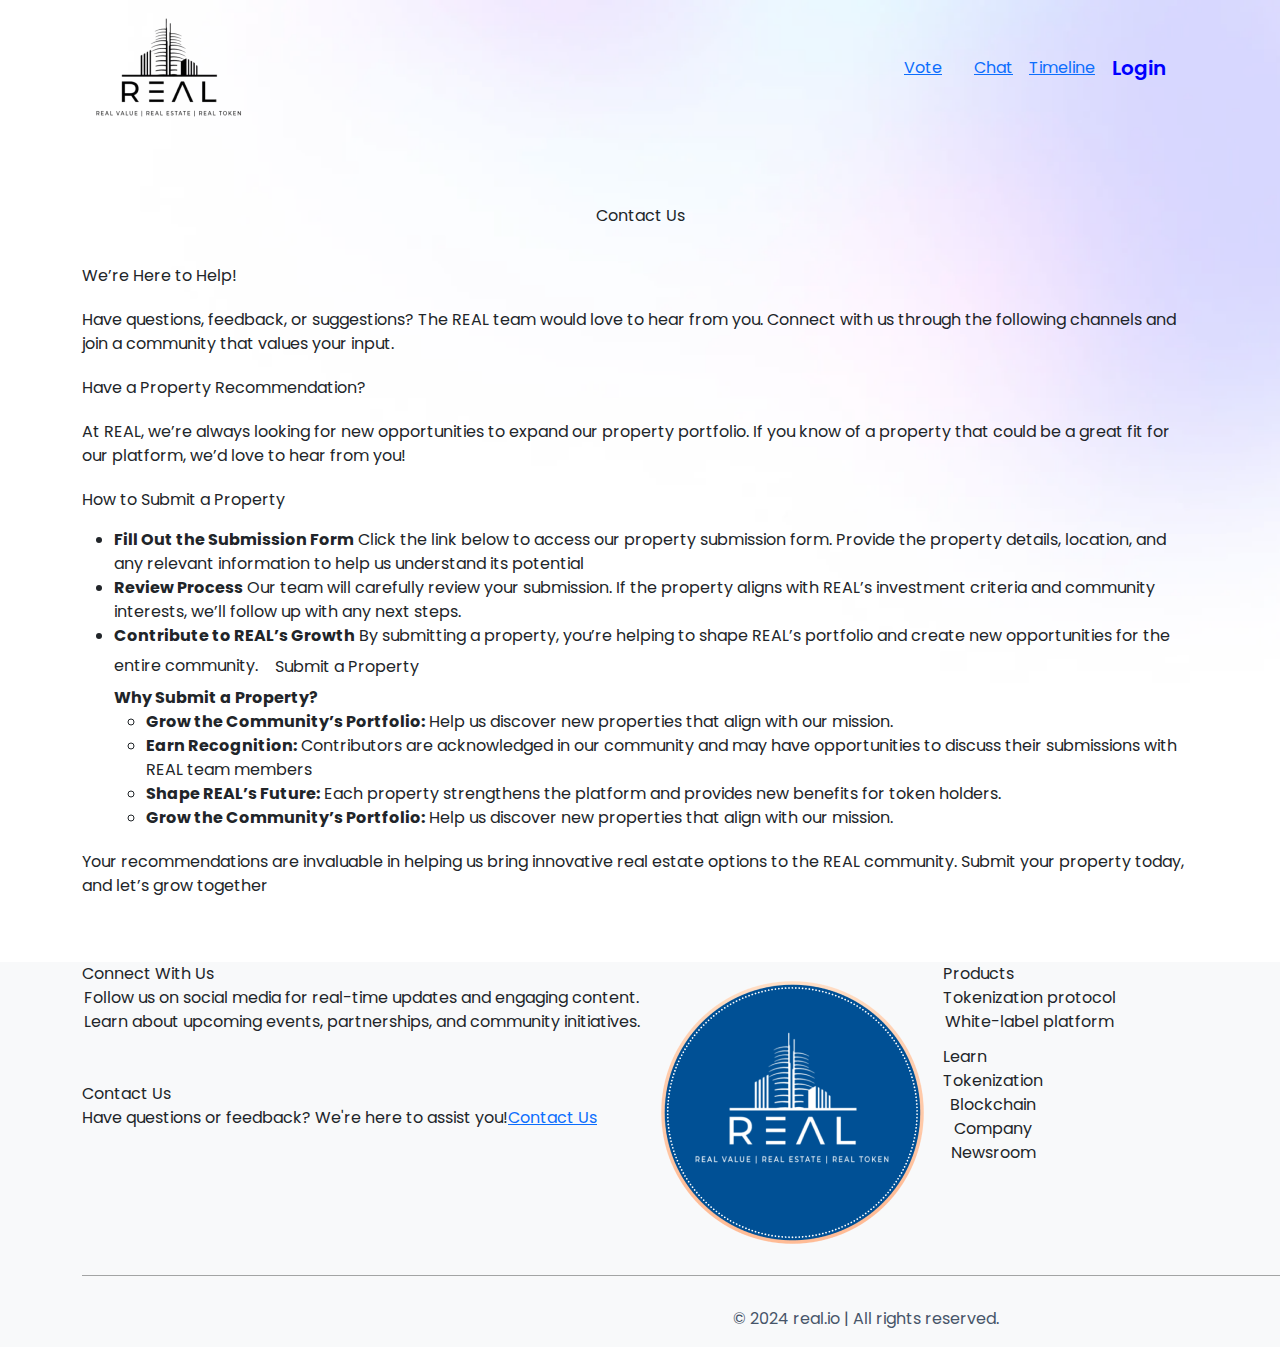
<file: contact.html>
<!DOCTYPE html>
<html lang="en">

<head>
    <meta charset="UTF-8">
    <meta name="viewport" content="width=device-width, initial-scale=1.0">
    <title>Contact Us</title>
    <!-- Custom CSS -->
    <link href="vote.css" rel="stylesheet" type="text/css">
    <link href="styles.css" rel="stylesheet" type="text/css">
    <link href="post.css" rel="stylesheet" type="text/css">
    <!-- Bootstrap CSS -->
    <link href="https://cdn.jsdelivr.net/npm/bootstrap@5.3.3/dist/css/bootstrap.min.css" rel="stylesheet"
        integrity="sha384-QWTKZyjpPEjISv5WaRU9OFeRpok6YctnYmDr5pNlyT2bRjXh0JMhjY6hW+ALEwIH" crossorigin="anonymous">
</head>

<body>

    <div class="backgroundImage">
        <!-- Header Section -->
        <header class="container  py-3">
            <div class="container header_ d-flex justify-content-between align-items-center flex-wrap">
                <!-- Logo -->
                <a href="./index.html" class="d-flex align-items-center mb-2 mb-md-0" style="position: relative;z-index: 999;">
                    <img class="logo img-fluid" src="./images/logo.png" alt="Logo" />
                </a>

                <div class="pos-f-t" style="position: relative;
            z-index: 1;
            width: 100%;
            bottom: 4rem;">
                    <!-- Navbar with toggle button -->
                    <nav class="navbar justify-content-end" style="width: 99%;color: #000000;">
                        <button class="navbar-toggler" type="button" data-toggle="collapse"
                            data-target="#navbarToggleExternalContent" aria-controls="navbarToggleExternalContent"
                            aria-expanded="false" aria-label="Toggle navigation">
                            <span class="navbar-toggler-icon"></span>
                        </button>
                    </nav>

                    <!-- Collapsible content below the button -->
                    <div class="collapse" id="navbarToggleExternalContent">
                        <div class="p-2">
                            <!-- Mobile-only Get Started and Whitepaper in single row inside collapse -->
                            <div class="d-flex flex-column align-items-start justify-content-between getStarted w-100 p-2 flex-wrap d-block d-md-none"
                                style="background-color: #dbdaff;opacity: 0.9;">
                                <span class="whitepaper1 me-3" data-toggle="modal" data-target="#myModal">Login</span>
                                <span class="whitepaper1 me-3">
                                    <a href="./Vote.html">
                                        Vote
                                    </a>
                                </span>
                                <span class="whitepaper1 me-3">
                                    <a href="./post.html">
                                        Chat
                                    </a>
                                </span>
                                <span class="startText">
                                    <a href="timeline.html">
                                        Timeline
                                    </a>
                                </span>
                            </div>
                        </div>
                    </div>
                </div>


                <!-- Desktop view of the Get Started and Whitepaper in single row -->
                <div
                    class="desktopHeader d-flex align-items-center justify-content-between getStarted p-2 rounded-pill flex-wrap d-none d-md-flex">
                    <span class="whitepaper me-3">
                        <a href="Vote.html">
                            Vote
                        </a>
                    </span>
                    <span class="startTex whitepapert me-3">
                        <a href="post.html">
                            Chat
                        </a>
                    </span>
                    <span class="startText">
                        <a href="timeline.html">
                            Timeline
                        </a>
                    </span>

                    <button class="btn" style="    border: none;
                color: blue;
                font-weight: 600;
                font-size: 20px;" data-toggle="modal" data-target="#myModal" href="#myModal">Login</button>


                    <!-- <div class="darkTheme d-flex align-items-center me-3">
                  <span class="EN">EN</span>
                  <span class="vector ms-2">
                    <img src="./images/Vector.png" alt="Vector Icon" />
                  </span>
                </div> -->

                </div>
            </div>
        </header>

     <section id="about" class=" py-5">
        <div class="container aboutContainer_">
            <p class="d-flex justify-content-center about_title">Contact Us</p>
            <div class="d-flex aboutMain w-100 justify-content-between col-12 col-xl-12 col-lg-12 col-md-12 col-sm-12">
                <div class="about_desc">
                    <p class="about_1">We’re Here to Help!</p>
                    <p class="about_2">
                        Have questions, feedback, or suggestions? The REAL team would love to hear from you.
                        Connect with us through the following channels and join a community that values your input.
                    </p>
                    <p class="about_1">Have a Property Recommendation?</p>
                    <p class="about_2">
                        At REAL, we’re always looking for new opportunities to expand our property portfolio. If you
                        know of a property that could be a great fit for our platform, we’d love to hear from you!
                        <p class="about_1">How to Submit a Property</p>
                        <ul>
                            <li>
                                <strong>Fill Out the Submission Form</strong>
                                Click the link below to access our property submission form. Provide the property details,
                                location, and any relevant information to help us understand its potential
                            </li>
                            <li>
                                <strong>Review Process</strong>
                                Our team will carefully review your submission. If the property aligns with REAL’s investment
                                criteria and community interests, we’ll follow up with any next steps.
                            </li>
                            <li>
                                <strong>Contribute to REAL’s Growth</strong>
                                By submitting a property, you’re helping to shape REAL’s portfolio and create new opportunities
                                for the entire community.
                                <button class="btn btn-priamry">Submit a Property</button>
                            </li>
                            <strong>Why Submit a Property?</strong>
                            <ul>
                                <li>
                                    <strong>Grow the Community’s Portfolio:</strong>
                                    Help us discover new properties that align with our mission.
                                </li>
                                <li>
                                    <strong>Earn Recognition:</strong>
                                    Contributors are acknowledged in our community and may have
                                    opportunities to discuss their submissions with REAL team members
                                </li>
                                <li>
                                    <strong>Shape REAL’s Future:</strong>
                                    Each property strengthens the platform and provides new benefits for token holders.
                                </li>
                                <li>
                                    <strong>Grow the Community’s Portfolio:</strong>
                                    Help us discover new properties that align with our mission.
                                </li>
                            </ul>
                        </ul>
                    </p>
                    <p class="about_2">
                        Your recommendations are invaluable in helping us bring innovative real estate options to the
                        REAL community. Submit your property today, and let’s grow together
                    </p>
                </div>
            </div>
        </div>
    </section>

    <footer id="footer" class="bg-light text-center  ">
        
        <div class=" text-center justify-content-center  container flex-wrap footer ">
            <div class="asd"></div> 
            <div class="d-flex footer_5 ">
            <div class="d-flex flex-column footer_1">
                <span class="d-flex flex-column">
                    <span class="d-flex footer_2">
                        Connect With Us
                    </span>
                    <span class="d-flex flex-wrap footer_3" >
                        Follow us on social media for real-time updates and engaging content. Learn about upcoming
                        events, partnerships, and community initiatives.
                    </span>
                </span>
                <span class="d-flex flex-column mt-5">
                    <span class="d-flex footer_2">
                        Contact Us
                    </span>
                    <span class="d-flex footer_3">
                        Have questions or feedback? We're here to assist you! 
                        <a href="./contact.html" class="ml-3">Contact Us</a>
                    </span>
                </span> 
            </div>
            
            <span class="d-flex footerLogo">
                <img src="./images/footerLogo.png" />
            </span>

            <div class="footer_1 footer_4">
                <span class="d-flex flex-column">
                    <span class="d-flex footer_2">
                        Products
                    </span>
                    <span class="d-flex flex-wrap footer_3" style="width:255px;height:59px">
                        Tokenization protocol<br>
                        White-label platform
                    </span>
                </span>
                <span class="d-flex flex-column">
                    <span class="d-flex footer_2">
                        Learn
                    </span>
                    <span class="d-flex flex-wrap footer_3" style="width: 93px;height: 117px;">
                        Tokenization
                        Blockchain
                        Company
                        Newsroom
                    </span>
                </span> 
            </div>
        </div>

        <div class="socialIcon hideSocialIcon">
            <!-- <a href="#"><img src="./images/email.png"/></a>
            <a href="#"><img src="./images/facebook.png"/></a>
            <a href="#"><img src="./images/twittwe.png"/></a>
            <a href="#"><img src="./images/telegram.png"/></a>
            <a href="#"><img src="./images/asf.png"/></a>
            <a href="#"><img src="./images/discord.png"/></a>
            <a href="#"><img src="./images/linkedIn.png"/></a> -->
        </div>

        <div class="copyright" style="padding-top: 11rem" >
            <p>&copy; 2024 real.io | All rights reserved.</p>
        </div>

        <div class="footerLine">
            <img src="./images/footerLine.png" />
            <span class="d-flex justify-content-between  ">

                <div class="socialIcon">
                    <!-- <a href="#"><img src="./images/email.png"/></a>
                    <a href="#"><img src="./images/facebook.png"/></a>
                    <a href="#"><img src="./images/twittwe.png"/></a>
                    <a href="#"><img src="./images/telegram.png"/></a>
                    <a href="#"><img src="./images/asf.png"/></a>
                    <a href="#"><img src="./images/discord.png"/></a>
                    <a href="#"><img src="./images/linkedIn.png"/></a> -->
                </div>
                <div class="" style="position: relative; right: 199px;color: #475569;">
                    <p>&copy; 2024 real.io | All rights reserved.</p>
                </div>
            </span>
        </div>
        </div>
    </footer>
</body>
</html>
</file>
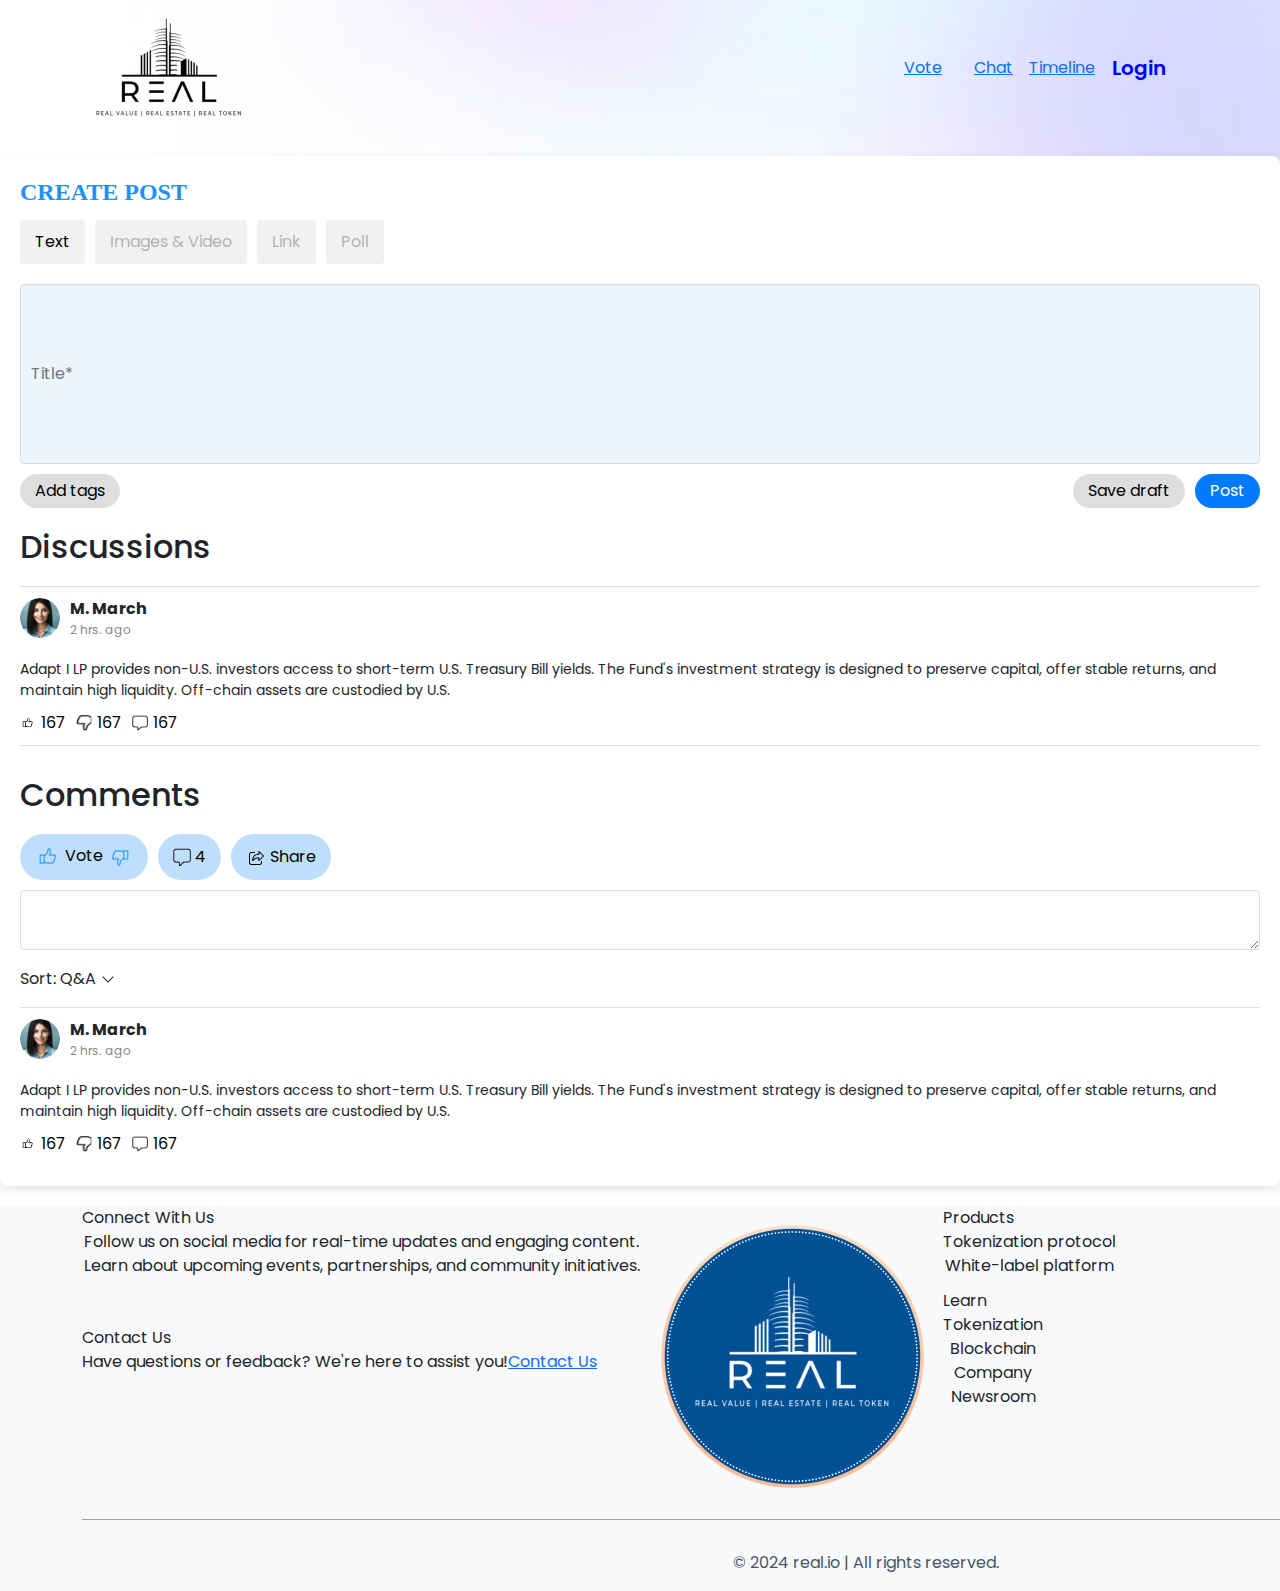
<file: post.html>
<!DOCTYPE html>
<html lang="en">

<head>
    <meta charset="UTF-8">
    <meta name="viewport" content="width=device-width, initial-scale=1.0">
    <title>Landing Page</title>
    <!-- Custom CSS -->
    <link href="vote.css" rel="stylesheet" type="text/css">
    <link href="styles.css" rel="stylesheet" type="text/css">
    <link href="post.css" rel="stylesheet" type="text/css">
    <!-- Bootstrap CSS -->
    <link href="https://cdn.jsdelivr.net/npm/bootstrap@5.3.3/dist/css/bootstrap.min.css" rel="stylesheet"
        integrity="sha384-QWTKZyjpPEjISv5WaRU9OFeRpok6YctnYmDr5pNlyT2bRjXh0JMhjY6hW+ALEwIH" crossorigin="anonymous">
</head>

<body>

    <div class="backgroundImage">
        <!-- Header Section -->
        <header class="container  py-3">
            <div class="container header_ d-flex justify-content-between align-items-center flex-wrap">
                <!-- Logo -->
                <a href="./index.html" class="d-flex align-items-center mb-2 mb-md-0" style="position: relative;z-index: 999;">
                    <img class="logo img-fluid" src="./images/logo.png" alt="Logo" />
                </a>

                <div class="pos-f-t" style="position: relative;
            z-index: 1;
            width: 100%;
            bottom: 4rem;">
                    <!-- Navbar with toggle button -->
                    <nav class="navbar justify-content-end" style="width: 99%;color: #000000;">
                        <button class="navbar-toggler" type="button" data-toggle="collapse"
                            data-target="#navbarToggleExternalContent" aria-controls="navbarToggleExternalContent"
                            aria-expanded="false" aria-label="Toggle navigation">
                            <span class="navbar-toggler-icon"></span>
                        </button>
                    </nav>

                    <!-- Collapsible content below the button -->
                    <div class="collapse" id="navbarToggleExternalContent">
                        <div class="p-2">
                            <!-- Mobile-only Get Started and Whitepaper in single row inside collapse -->
                            <div class="d-flex flex-column align-items-start justify-content-between getStarted w-100 p-2 flex-wrap d-block d-md-none"
                                style="background-color: #dbdaff;opacity: 0.9;">
                                <span class="whitepaper1 me-3" data-toggle="modal" data-target="#myModal">Login</span>
                                <span class="whitepaper1 me-3">
                                    <a href="./Vote.html">
                                        Vote
                                    </a>
                                </span>
                                <span class="whitepaper1 me-3">
                                    <a href="./post.html">
                                        Chat
                                    </a>
                                </span>
                                <span class="startText">
                                    <a href="timeline.html">
                                        Timeline
                                    </a>
                                </span>
                            </div>
                        </div>
                    </div>
                </div>


                <!-- Desktop view of the Get Started and Whitepaper in single row -->
                <div
                    class="desktopHeader d-flex align-items-center justify-content-between getStarted p-2 rounded-pill flex-wrap d-none d-md-flex">
                    <span class="whitepaper me-3">
                        <a href="Vote.html">
                            Vote
                        </a>
                    </span>
                    <span class="startTex whitepapert me-3">
                        <a href="post.html">
                            Chat
                        </a>
                    </span>
                    <span class="startText">
                        <a href="timeline.html">
                            Timeline
                        </a>
                    </span>

                    <button class="btn" style="    border: none;
                color: blue;
                font-weight: 600;
                font-size: 20px;" data-toggle="modal" data-target="#myModal" href="#myModal">Login</button>


                    <!-- <div class="darkTheme d-flex align-items-center me-3">
                  <span class="EN">EN</span>
                  <span class="vector ms-2">
                    <img src="./images/Vector.png" alt="Vector Icon" />
                  </span>
                </div> -->

                </div>
            </div>
        </header>

        <div class="post-container">
            <header class="post-header">
              <h1 class="d-flex create">CREATE POST</h1>
              <nav class="post-tabs">
                <button>Text</button>
                <button style="color: #4E4E4E66;">Images & Video</button>
                <button style="color: #4E4E4E66;">Link</button>
                <button style="color: #4E4E4E66;">Poll</button>
              </nav>
            </header>
            <section class="post-content">
              <input type="text" style="background: #EBF6FF;height: 20vh;" placeholder="Title*" class="post-title" />
              <div class="post-actions">
                <span class="d-flex">
                    <button class="add-tags">Add tags</button>
                </span>
                <span class="d-flex" style="gap: 10px;">
                    <button class="save-draft">Save draft</button>
                    <button class="post-btn">Post</button>
                </span>
              </div>
            </section>
            <section class="discussions">
              <h2>Discussions</h2>
              <div class="discussion">
                <div class="user-info">
                  <img src="./images/profile.png" alt="Profile" class="profile-pic" />
                  <div class="user-details">
                    <span class="user-name">M. March</span>
                    <span class="timestamp">2 hrs. ago</span>
                  </div>
                </div>
                <p class="discussion-text">
                  Adapt I LP provides non-U.S. investors access to short-term U.S.
                  Treasury Bill yields. The Fund's investment strategy is designed to
                  preserve capital, offer stable returns, and maintain high liquidity.
                  Off-chain assets are custodied by U.S.
                </p>
                <div class="discussion-actions">
                  <button><img src="./images/like (1).png" alt="Like" /> 167</button>
                  <button><img src="./images/dislike.png" alt="Dislike" /> 167</button>
                  <button><img src="./images/comment.png" alt="Comment" /> 167</button>
                </div>
              </div>
              <!-- Add more discussions here -->
            </section>
            
            <footer class="comments-section">
              <h2>Comments</h2>
              <div class="comments-actions">
                <button style="background: #1F92F64A;">
                    <img style="color: #1F92F6;" src="./images/ei_like.png" alt="Like" />
                    Vote
                    <img style="color: #1F92F6;" src="./images/ei_like (1).png" alt="Like" />
                </button>
                <button style="background: #1F92F64A;">
                    <img src="./images/comment.png" alt="Like" />
                    4
                </button>
                <button style="background: #1F92F64A;">
                    <img src="./images/share.png" alt="Like" />
                    Share
                </button>
              </div>
              <textarea placeholder="Add a comment" class="add-comment">
              </textarea>
            </footer>
        
            <div class="d-flex mb-3">
                Sort: Q&A
                <img src="./images/down_arrow.png" />
            </div>
            <section class="discussions">
                <div class="discussion">
                  <div class="user-info">
                    <img src="./images/profile.png" alt="Profile" class="profile-pic" />
                    <div class="user-details">
                      <span class="user-name">M. March</span>
                      <span class="timestamp">2 hrs. ago</span>
                    </div>
                  </div>
                  <p class="discussion-text">
                    Adapt I LP provides non-U.S. investors access to short-term U.S.
                    Treasury Bill yields. The Fund's investment strategy is designed to
                    preserve capital, offer stable returns, and maintain high liquidity.
                    Off-chain assets are custodied by U.S.
                  </p>
                  <div class="discussion-actions">
                    <button><img src="./images/like (1).png" alt="Like" /> 167</button>
                    <button><img src="./images/dislike.png" alt="Dislike" /> 167</button>
                    <button><img src="./images/comment.png" alt="Comment" /> 167</button>
                  </div>
                </div>
                <!-- Add more discussions here -->
              </section>
        </div>
        

        <!-- Footer Section -->

        <footer id="footer" class="bg-light text-center  ">
        
            <div class=" text-center justify-content-center  container flex-wrap footer ">
                <div class="asd"></div> 
                <div class="d-flex footer_5 ">
                <div class="d-flex flex-column footer_1">
                    <span class="d-flex flex-column">
                        <span class="d-flex footer_2">
                            Connect With Us
                        </span>
                        <span class="d-flex flex-wrap footer_3" >
                            Follow us on social media for real-time updates and engaging content. Learn about upcoming
                            events, partnerships, and community initiatives.
                        </span>
                    </span>
                    <span class="d-flex flex-column mt-5">
                        <span class="d-flex footer_2">
                            Contact Us
                        </span>
                        <span class="d-flex footer_3">
                            Have questions or feedback? We're here to assist you! 
                            <a href="./contact.html" class="ml-3">Contact Us</a>
                        </span>
                    </span> 
                </div>
                
                <span class="d-flex footerLogo">
                    <img src="./images/footerLogo.png" />
                </span>
    
                <div class="footer_1 footer_4">
                    <span class="d-flex flex-column">
                        <span class="d-flex footer_2">
                            Products
                        </span>
                        <span class="d-flex flex-wrap footer_3" style="width:255px;height:59px">
                            Tokenization protocol<br>
                            White-label platform
                        </span>
                    </span>
                    <span class="d-flex flex-column">
                        <span class="d-flex footer_2">
                            Learn
                        </span>
                        <span class="d-flex flex-wrap footer_3" style="width: 93px;height: 117px;">
                            Tokenization
                            Blockchain
                            Company
                            Newsroom
                        </span>
                    </span> 
                </div>
            </div>
    
            <div class="socialIcon hideSocialIcon">
                <!-- <a href="#"><img src="./images/email.png"/></a>
                <a href="#"><img src="./images/facebook.png"/></a>
                <a href="#"><img src="./images/twittwe.png"/></a>
                <a href="#"><img src="./images/telegram.png"/></a>
                <a href="#"><img src="./images/asf.png"/></a>
                <a href="#"><img src="./images/discord.png"/></a>
                <a href="#"><img src="./images/linkedIn.png"/></a> -->
            </div>
    
            <div class="copyright" style="padding-top: 11rem" >
                <p>&copy; 2024 real.io | All rights reserved.</p>
            </div>
    
            <div class="footerLine">
                <img src="./images/footerLine.png" />
                <span class="d-flex justify-content-between  ">
    
                    <div class="socialIcon">
                        <!-- <a href="#"><img src="./images/email.png"/></a>
                        <a href="#"><img src="./images/facebook.png"/></a>
                        <a href="#"><img src="./images/twittwe.png"/></a>
                        <a href="#"><img src="./images/telegram.png"/></a>
                        <a href="#"><img src="./images/asf.png"/></a>
                        <a href="#"><img src="./images/discord.png"/></a>
                        <a href="#"><img src="./images/linkedIn.png"/></a> -->
                    </div>
                    <div class="" style="position: relative; right: 199px;color: #475569;">
                        <p>&copy; 2024 real.io | All rights reserved.</p>
                    </div>
                </span>
            </div>
            </div>
        </footer>

        <!-- Modal structure -->
        <div class="modal fade" id="myModal" tabindex="-1" role="dialog" aria-labelledby="myModalLabel"
            aria-hidden="true">
            <div class="modal-dialog" role="document">
                <div class="modal-content">

                    <!-- Modal Header -->
                    <div class="modal-header justify-content-between ">
                        <h5 class="modal-title">Login</h5>
                        <button type="button" class="close" style="
            border: none;font-size: 24px;" data-dismiss="modal" aria-label="Close">
                            <span aria-hidden="true">&times;</span>
                        </button>
                    </div>

                    <!-- Modal Body -->
                    <div class="modal-body">
                        <form method="post" action="" name="login_form">
                            <div class="form-group">
                                <label for="exampleInputEmail1">Email Address</label>
                                <input type="email" class="form-control" id="exampleInputEmail1"
                                    aria-describedby="emailHelp" placeholder="Enter email">
                                <!-- <small id="emailHelp" class="form-text text-muted">We'll never share your email with anyone else.</small> -->
                            </div>
                            <div class="form-group">
                                <label for="exampleInputEmail1">Password</label>
                                <input type="password" class="form-control" id="password" aria-describedby="password"
                                    placeholder="Enter password">
                                <!-- <small id="emailHelp" class="form-tet text-muted">We'll never share your email with anyone else.</small> -->
                            </div>
                            <div class="form-group">
                                <button type="submit" class="btn btn-primary">Sign in</button>
                                <a href="#" class="ml-3">Forgot Password?</a>
                            </div>
                        </form>
                    </div>

                    <!-- Modal Footer -->
                    <div class="modal-footer">
                        <span>New To MyWebsite.com?</span>
                        <a href="#" class="btn btn-secondary">Register</a>
                    </div>
                </div>
            </div>
        </div>
        </div>

        <script>
        $('#myModal').modal('hide'); // Hide the modal
        $('.modal-backdrop').remove(); // Remove the backdrop
        $('body').removeClass('modal-open'); // Remove the modal-open class from the body
        $('body').css('padding-right', '');
        </script>

        <!-- Bootstrap JS (optional) -->
        <script src="https://code.jquery.com/jquery-3.5.1.slim.min.js"></script>
        <script src="https://cdn.jsdelivr.net/npm/@popperjs/core@2.5.3/dist/umd/popper.min.js"></script>
        <script src="https://stackpath.bootstrapcdn.com/bootstrap/4.5.2/js/bootstrap.min.js"></script>
        </body>
        </html>
</file>
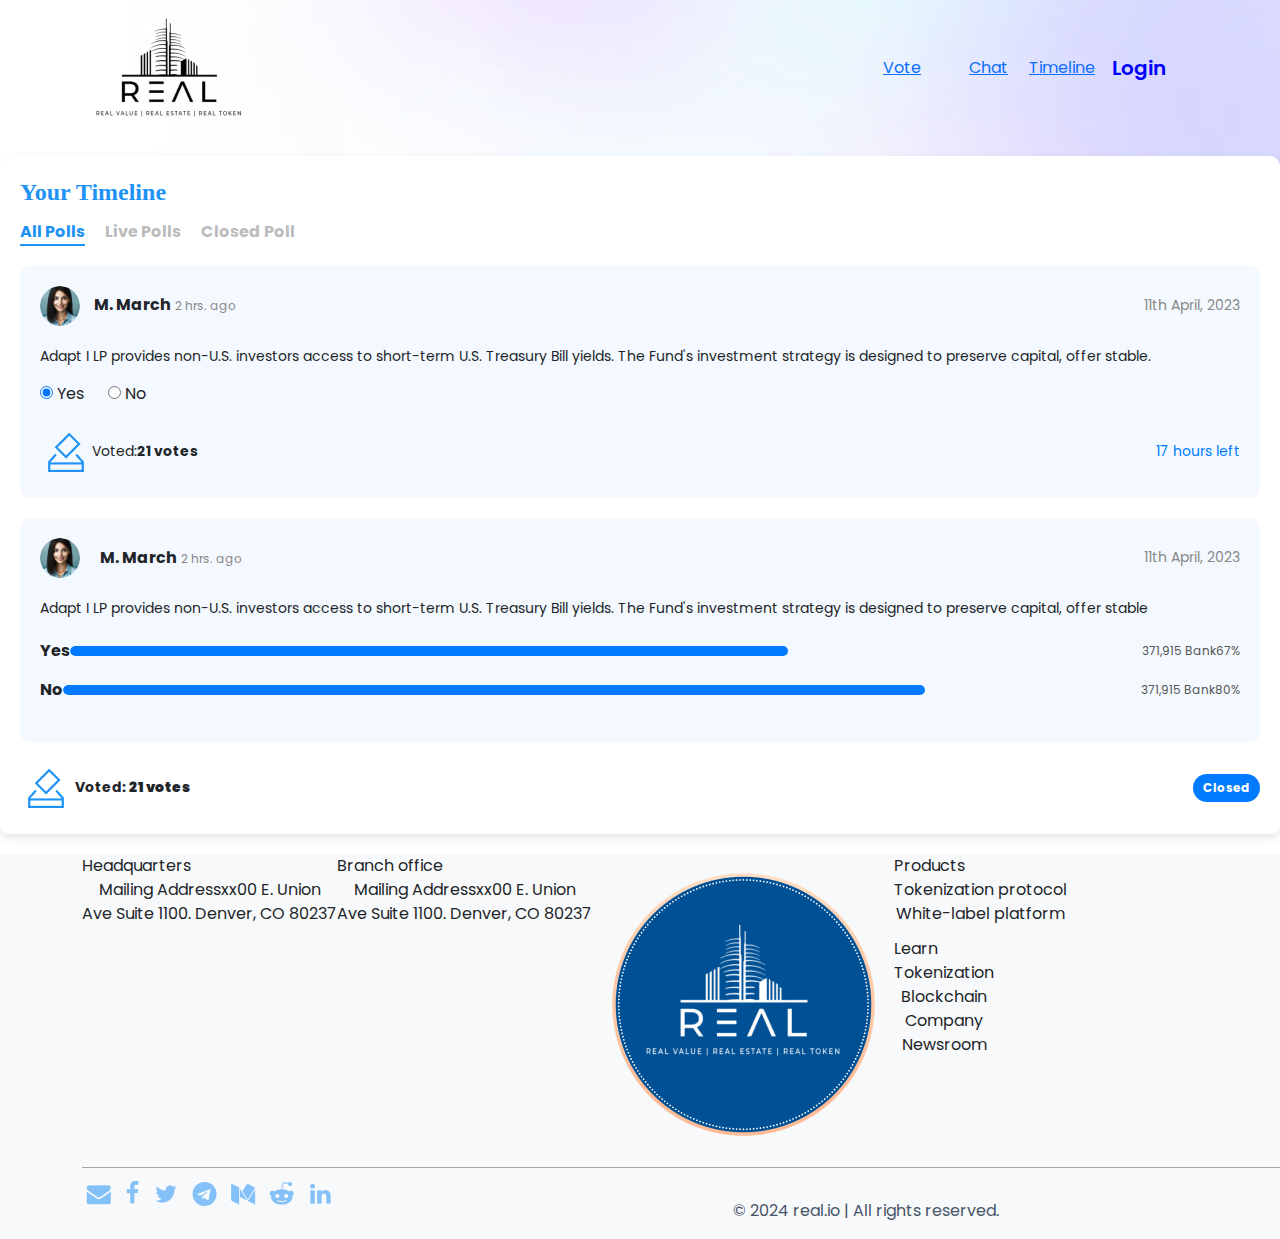
<file: timeline.html>
<!DOCTYPE html>
<html lang="en">

<head>
    <meta charset="UTF-8">
    <meta name="viewport" content="width=device-width, initial-scale=1.0">
    <title>Landing Page</title>
    <!-- Custom CSS -->
    <link href="styles.css" rel="stylesheet" type="text/css">
    <link href="timeline.css" rel="stylesheet" type="text/css">
    <!-- Bootstrap CSS -->
    <link href="https://cdn.jsdelivr.net/npm/bootstrap@5.3.3/dist/css/bootstrap.min.css" rel="stylesheet"
        integrity="sha384-QWTKZyjpPEjISv5WaRU9OFeRpok6YctnYmDr5pNlyT2bRjXh0JMhjY6hW+ALEwIH" crossorigin="anonymous">
</head>

<body>

    <div class="backgroundImage">
        <!-- Header Section -->
        <header class="container  py-3">
            <div class="container header_ d-flex justify-content-between align-items-center flex-wrap">
                <!-- Logo -->
                <a href="./index.html" class="d-flex align-items-center mb-2 mb-md-0" style="position: relative;z-index: 999;">
                    <img class="logo img-fluid" src="./images/logo.png" alt="Logo" />
                </a>

                <div class="pos-f-t" style="position: relative;
            z-index: 1;
            width: 100%;
            bottom: 4rem;">
                    <!-- Navbar with toggle button -->
                    <nav class="navbar justify-content-end" style="width: 99%;color: #000000;">
                        <button class="navbar-toggler" type="button" data-toggle="collapse"
                            data-target="#navbarToggleExternalContent" aria-controls="navbarToggleExternalContent"
                            aria-expanded="false" aria-label="Toggle navigation">
                            <span class="navbar-toggler-icon"></span>
                        </button>
                    </nav>

                    <!-- Collapsible content below the button -->
                    <div class="collapse" id="navbarToggleExternalContent">
                        <div class="p-2">
                            <!-- Mobile-only Get Started and Whitepaper in single row inside collapse -->
                            <div class="d-flex flex-column align-items-start justify-content-between getStarted w-100 p-2 flex-wrap d-block d-md-none"
                                style="background-color: #dbdaff;opacity: 0.9;">
                                <span class="whitepaper1 me-3" data-toggle="modal" data-target="#myModal">Login</span>
                                <span class="whitepaper1 me-3">
                                <a href="./Vote.html">
                                    Vote
                                </a>
                                </span>
                                <span class="whitepaper1 me-3">
                                <a href="./post.html">
                                    Chat
                                </a>
                                </span>
                                <span class="startText me-3">
                                    <a href="timeline.html">
                                        Timeline
                                    </a>
                                </span>
                            </div>
                        </div>
                    </div>
                </div>


                <!-- Desktop view of the Get Started and Whitepaper in single row -->
                <div
                    class="desktopHeader d-flex align-items-center justify-content-between getStarted p-2 rounded-pill flex-wrap d-none d-md-flex">
                    <span class="whitepaper me-3">
                        <a href="./Vote.html">
                            Vote
                        </a>
                    </span>
                    <span class="startText whitepaper">
                        <a href="./post.html">
                        Chat
                        </a>
                    </span>
                    <span class="startText">
                        <a href="timeline.html">
                            Timeline
                        </a>
                    </span>
                    <button class="btn" style="    border: none;
                color: blue;
                font-weight: 600;
                font-size: 20px;" data-toggle="modal" data-target="#myModal" href="#myModal">Login</button>


                    <!-- <div class="darkTheme d-flex align-items-center me-3">
                  <span class="EN">EN</span>
                  <span class="vector ms-2">
                    <img src="./images/Vector.png" alt="Vector Icon" />
                  </span>
                </div> -->

                </div>
            </div>
        </header>

        <div class="timeline-container">
            <header class="timeline-header">
              <h1 class="timeline">Your Timeline</h1>
              <nav class="timeline-tabs">
                <a href="#" class="active">All Polls</a>
                <a href="#">Live Polls</a>
                <a href="#">Closed Poll</a>
              </nav>
            </header>
          
            <section class="poll">
              <div class="poll-header">
                <div>
                <img src="./images/profile.png" alt="Profile" class="profile-pic" />
                  <span class="poll-user">M. March</span>
                  <span class="poll-time">2 hrs. ago</span>
                </div>
                <span class="poll-date">11th April, 2023</span>
              </div>
              <p class="poll-text">
                Adapt I LP provides non-U.S. investors access to short-term U.S. Treasury Bill yields. The Fund's investment strategy is designed to preserve capital, offer stable.
              </p>
              <div class="vote-section">
                <label><input type="radio" checked="true" name="vote1" /> Yes</label>
                <label><input type="radio" name="vote1" /> No</label>
              </div>
              <div class="poll-footer">
                <span class="poll-votes">
                <img src="./images/vote.png" />
                    Voted: <b>21 votes</b></span>
                <span class="poll-timer">17 hours left</span>
              </div>
            </section>
            <section class="poll">
                <div class="poll-header">
                  <div class="user-info">
                    <img src="./images/profile.png" alt="Profile Picture" class="profile-pic" />
                    <div>
                      <span class="user-name">M. March</span>
                      <span class="time-ago">2 hrs. ago</span>
                    </div>
                  </div>
                  <span class="poll-date">11th April, 2023</span>
                </div>
              
                <p class="poll-text">
                  Adapt I LP provides non-U.S. investors access to short-term U.S. Treasury Bill yields. The Fund's investment strategy is designed to preserve capital, offer stable
                </p>
              
                <div class="poll-results">
                  <div class="result">
                    <div class="result-label">Yes</div>
                    <div class="progress-bar">
                      <div class="progress" style="width: 67%;"></div>
                    </div>
                    <div class="result-info">
                      <span>371,915 Bank</span>
                      <span>67%</span>
                    </div>
                  </div>
                  <div class="result">
                    <div class="result-label">No</div>
                    <div class="progress-bar">
                      <div class="progress" style="width: 80%;"></div>
                    </div>
                    <div class="result-info">
                      <span>371,915 Bank</span>
                      <span>80%</span>
                    </div>
                  </div>
                </div>
              </section>
                <div class="poll-footer">
                  <span class="voted-info">
                    <img src="./images/vote.png" />
                    Voted: <strong>21 votes</strong></span>
                  <span class="poll-status">Closed</span>
                </div>
              </div>
              
          
        

        <!-- Footer Section -->

        <footer id="footer" class="bg-light text-center  ">

            <div class=" text-center justify-content-center  container flex-wrap footer ">
                <div class="asd"></div>
                <div class="d-flex footer_5 ">
                    <div class="d-flex footer_1">
                        <span class="d-flex flex-column">
                            <span class="d-flex footer_2">
                                Headquarters
                            </span>
                            <span class="d-flex flex-wrap footer_3" style="width: 255px;height: 59px;">
                                Mailing Addressxx00 E. Union Ave
                                Suite 1100. Denver, CO 80237
                            </span>
                        </span>
                        <span class="d-flex flex-wrap " style="width: 255px;height: 59px;">
                            <span class="d-flex footer_2">
                                Branch office
                            </span>
                            <span class="d-flex footer_3">
                                Mailing Addressxx00 E. Union Ave
                                Suite 1100. Denver, CO 80237
                            </span>
                        </span>
                    </div>

                    <span class="d-flex footerLogo">
                        <img src="./images/footerLogo.png" />
                    </span>

                    <div class="footer_1 footer_4">
                        <span class="d-flex flex-column">
                            <span class="d-flex footer_2">
                                Products
                            </span>
                            <span class="d-flex flex-wrap footer_3" style="width:255px;height:59px">
                                Tokenization protocol<br>
                                White-label platform
                            </span>
                        </span>
                        <span class="d-flex flex-column">
                            <span class="d-flex footer_2">
                                Learn
                            </span>
                            <span class="d-flex flex-wrap footer_3" style="width: 93px;height: 117px;">
                                Tokenization
                                Blockchain
                                Company
                                Newsroom
                            </span>
                        </span>
                    </div>
                </div>

                <div class="socialIcon hideSocialIcon">
                    <a href="#"><img src="./images/email.png" /></a>
                    <a href="#"><img src="./images/facebook.png" /></a>
                    <a href="#"><img src="./images/twittwe.png" /></a>
                    <a href="#"><img src="./images/telegram.png" /></a>
                    <a href="#"><img src="./images/asf.png" /></a>
                    <a href="#"><img src="./images/discord.png" /></a>
                    <a href="#"><img src="./images/linkedIn.png" /></a>
                </div>

                <div class="copyright" style="padding-top: 4rem">
                    <p>&copy; 2024 real.io | All rights reserved.</p>
                </div>

                <div class="footerLine">
                    <img src="./images/footerLine.png" />
                    <span class="d-flex justify-content-between  ">

                        <div class="socialIcon">
                            <a href="#"><img src="./images/email.png" /></a>
                            <a href="#"><img src="./images/facebook.png" /></a>
                            <a href="#"><img src="./images/twittwe.png" /></a>
                            <a href="#"><img src="./images/telegram.png" /></a>
                            <a href="#"><img src="./images/asf.png" /></a>
                            <a href="#"><img src="./images/discord.png" /></a>
                            <a href="#"><img src="./images/linkedIn.png" /></a>
                        </div>
                        <div class="" style="position: relative; right: 199px;color: #475569;">
                            <p>&copy; 2024 real.io | All rights reserved.</p>
                        </div>
                    </span>
                </div>
            </div>
        </footer>

        <!-- Modal structure -->
        <div class="modal fade" id="myModal" tabindex="-1" role="dialog" aria-labelledby="myModalLabel"
            aria-hidden="true">
            <div class="modal-dialog" role="document">
                <div class="modal-content">

                    <!-- Modal Header -->
                    <div class="modal-header justify-content-between ">
                        <h5 class="modal-title">Login</h5>
                        <button type="button" class="close" style="
            border: none;font-size: 24px;" data-dismiss="modal" aria-label="Close">
                            <span aria-hidden="true">&times;</span>
                        </button>
                    </div>

                    <!-- Modal Body -->
                    <div class="modal-body">
                        <form method="post" action="" name="login_form">
                            <div class="form-group">
                                <label for="exampleInputEmail1">Email Address</label>
                                <input type="email" class="form-control" id="exampleInputEmail1"
                                    aria-describedby="emailHelp" placeholder="Enter email">
                                <!-- <small id="emailHelp" class="form-text text-muted">We'll never share your email with anyone else.</small> -->
                            </div>
                            <div class="form-group">
                                <label for="exampleInputEmail1">Password</label>
                                <input type="password" class="form-control" id="password" aria-describedby="password"
                                    placeholder="Enter password">
                                <!-- <small id="emailHelp" class="form-tet text-muted">We'll never share your email with anyone else.</small> -->
                            </div>
                            <div class="form-group">
                                <button type="submit" class="btn btn-primary">Sign in</button>
                                <a href="#" class="ml-3">Forgot Password?</a>
                            </div>
                        </form>
                    </div>

                    <!-- Modal Footer -->
                    <div class="modal-footer">
                        <span>New To MyWebsite.com?</span>
                        <a href="#" class="btn btn-secondary">Register</a>
                    </div>
                </div>
            </div>
        </div>
        </div>

        <script>
        $('#myModal').modal('hide'); // Hide the modal
        $('.modal-backdrop').remove(); // Remove the backdrop
        $('body').removeClass('modal-open'); // Remove the modal-open class from the body
        $('body').css('padding-right', '');
        </script>

        <!-- Bootstrap JS (optional) -->
        <script src="https://code.jquery.com/jquery-3.5.1.slim.min.js"></script>
        <script src="https://cdn.jsdelivr.net/npm/@popperjs/core@2.5.3/dist/umd/popper.min.js"></script>
        <script src="https://stackpath.bootstrapcdn.com/bootstrap/4.5.2/js/bootstrap.min.js"></script>
        </body>
        </html>
</file>
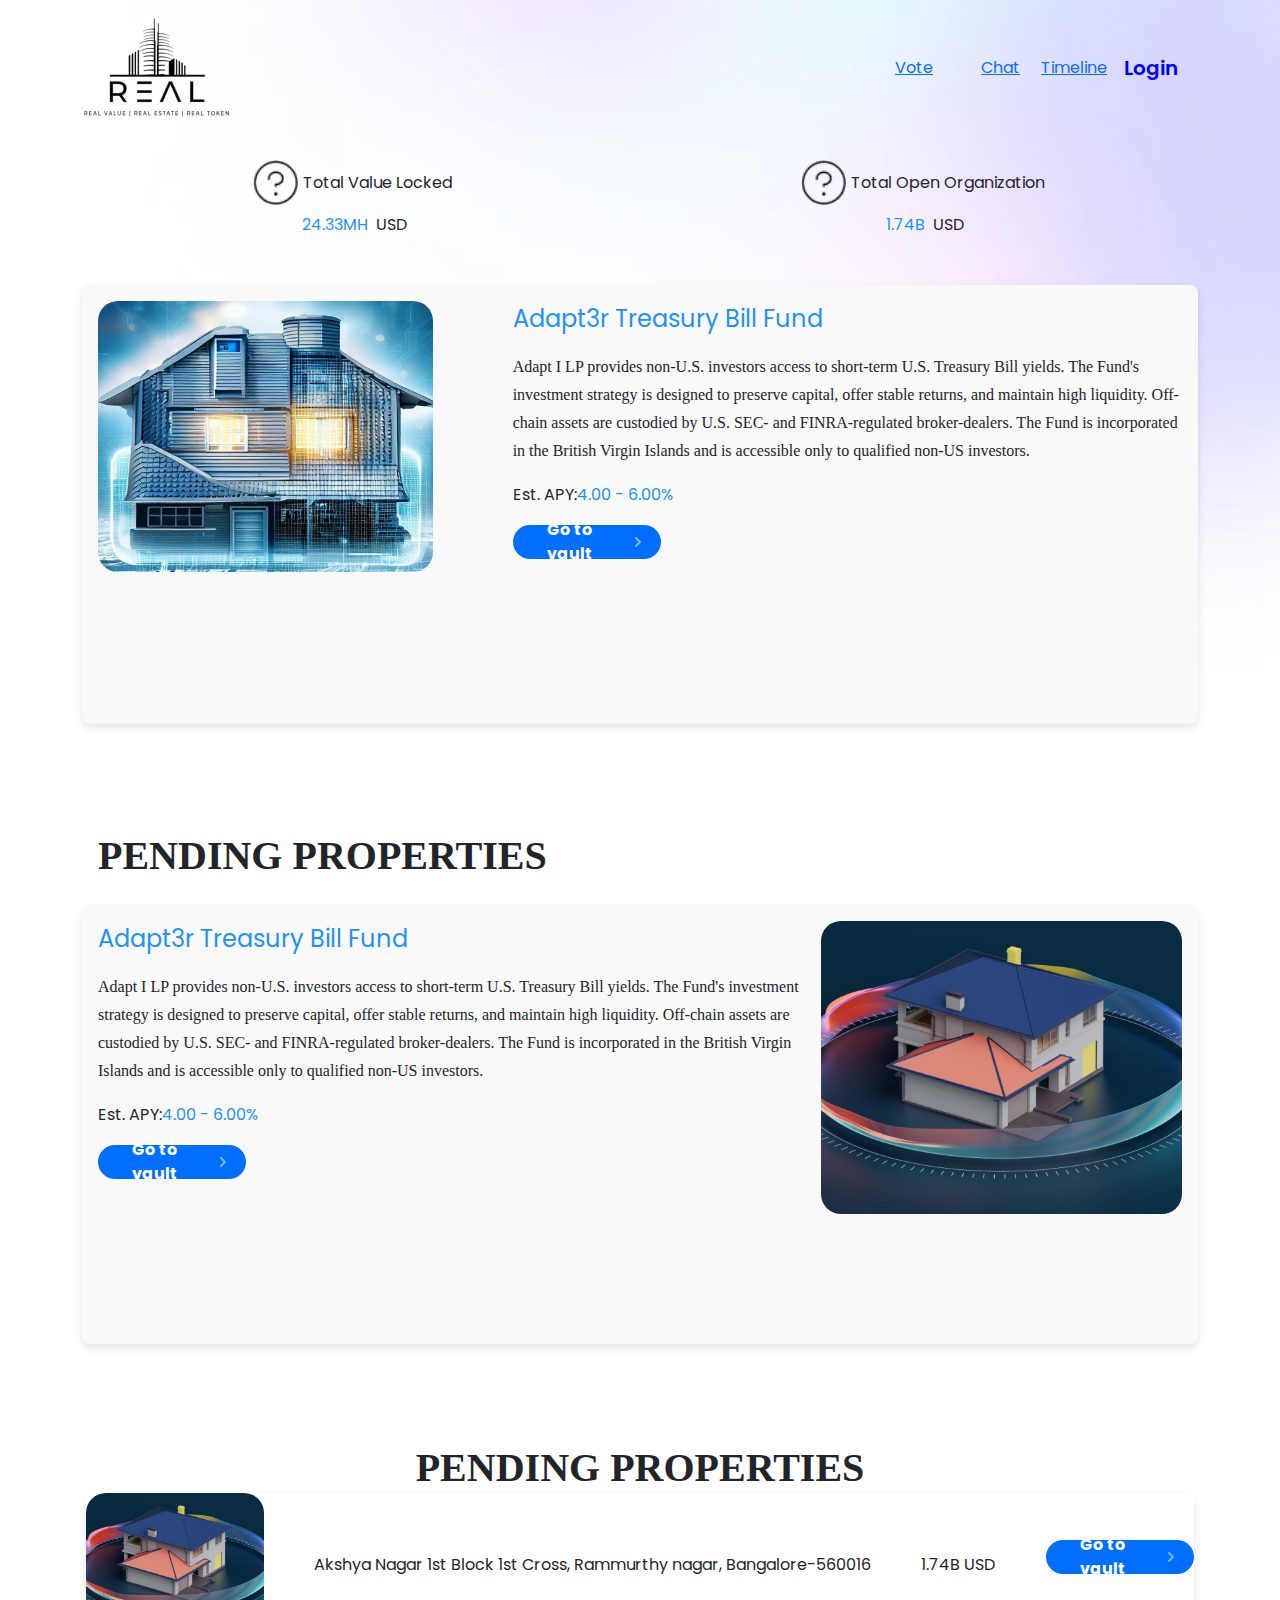
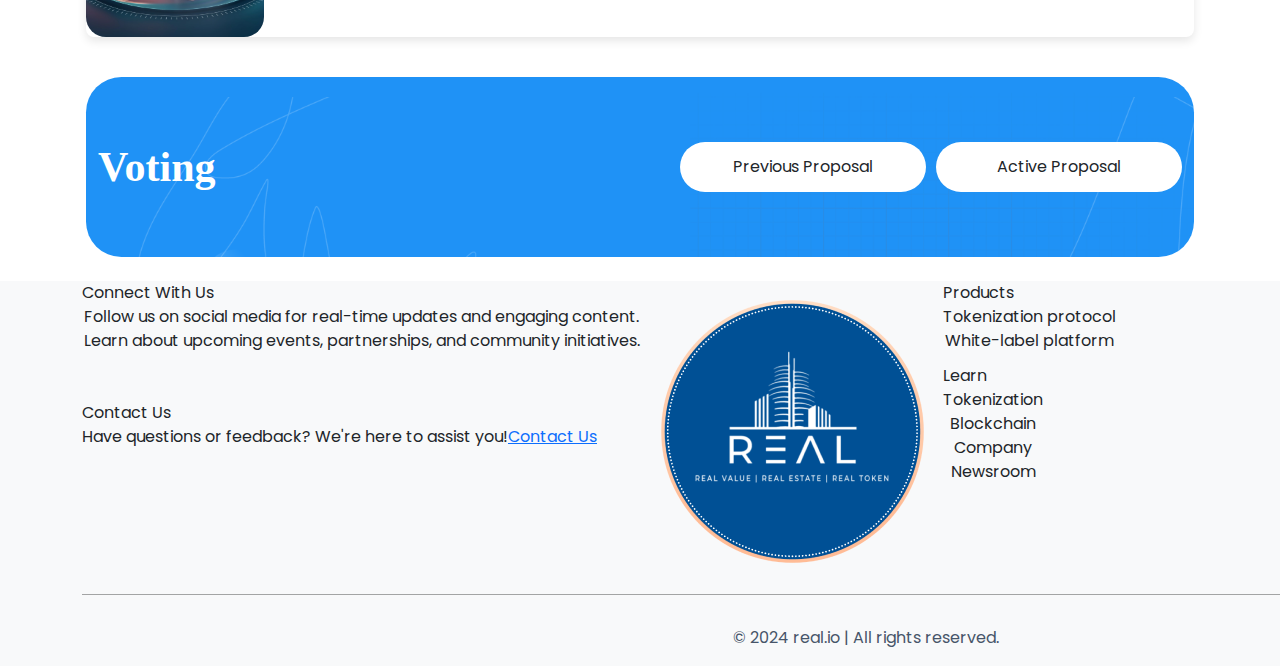
<file: Vote.html>
<!DOCTYPE html>
<html lang="en">

<head>
    <meta charset="UTF-8">
    <meta name="viewport" content="width=device-width, initial-scale=1.0">
    <title>Landing Page</title>
    <!-- Custom CSS -->
    <link href="vote.css" rel="stylesheet" type="text/css">
    <link href="styles.css" rel="stylesheet" type="text/css">
    <!-- Bootstrap CSS -->
    <link href="https://cdn.jsdelivr.net/npm/bootstrap@5.3.3/dist/css/bootstrap.min.css" rel="stylesheet"
        integrity="sha384-QWTKZyjpPEjISv5WaRU9OFeRpok6YctnYmDr5pNlyT2bRjXh0JMhjY6hW+ALEwIH" crossorigin="anonymous">
</head>

<body>

    <div class="backgroundImage">
        <!-- Header Section -->
        <header class="  py-3">
            <div class="container header_ d-flex justify-content-between align-items-center flex-wrap">
                <!-- Logo -->
                <a href="./index.html" class="d-flex align-items-center mb-2 mb-md-0" style="position: relative;z-index: 999;">
                    <img class="logo img-fluid" src="./images/logo.png" alt="Logo" />
                </a>

                <div class="pos-f-t" style="position: relative;
            z-index: 1;
            width: 100%;
            bottom: 4rem;">
                    <!-- Navbar with toggle button -->
                    <nav class="navbar justify-content-end" style="width: 99%;color: #000000;">
                        <button class="navbar-toggler" type="button" data-toggle="collapse"
                            data-target="#navbarToggleExternalContent" aria-controls="navbarToggleExternalContent"
                            aria-expanded="false" aria-label="Toggle navigation">
                            <span class="navbar-toggler-icon"></span>
                        </button>
                    </nav>

                    <!-- Collapsible content below the button -->
                    <div class="collapse" id="navbarToggleExternalContent">
                        <div class="p-2">
                            <!-- Mobile-only Get Started and Whitepaper in single row inside collapse -->
                            <div class="d-flex flex-column align-items-start justify-content-between getStarted w-100 p-2 flex-wrap d-block d-md-none"
                                style="background-color: #dbdaff;opacity: 0.9;">
                                <span class="whitepaper1 me-3" data-toggle="modal" data-target="#myModal">Login</span>
                                <span class="whitepaper1 me-3">
                                    <a href="./Vote.html">
                                        Vote
                                    </a>
                                </span>
                                <span class="whitepaper1 me-3"><a href="./post.html">
                                    Chat
                                </a>
                            </span>
                            <span class="startText">
                                <a href="timeline.html">
                                    Timeline
                                </a>
                            </span>

                            </div>
                        </div>
                    </div>
                </div>


                <!-- Desktop view of the Get Started and Whitepaper in single row -->
                <div
                    class="desktopHeader d-flex align-items-center justify-content-between getStarted p-2 rounded-pill flex-wrap d-none d-md-flex">
                    <span class="whitepaper me-3">
                        <a href="./Vote.html">
                            Vote
                        </a>
                    </span>
                    <span class="startText whitepaper"><a href="./post.html">
                        Chat
                    </a></span>
                    <span class="startText">
                        <a href="timeline.html">
                            Timeline
                        </a>
                    </span>
                    <button class="btn" style="    border: none;
                color: blue;
                font-weight: 600;
                font-size: 20px;" data-toggle="modal" data-target="#myModal" href="#myModal">Login</button>


                    <!-- <div class="darkTheme d-flex align-items-center me-3">
                  <span class="EN">EN</span>
                  <span class="vector ms-2">
                    <img src="./images/Vector.png" alt="Vector Icon" />
                  </span>
                </div> -->

                </div>
            </div>
        </header>


        <!-- Total value section  -->
        <section class="container text-center text-gray">
            <div class="row justify-content-center mt-4 totalVal">
                <div class="col-12 col-md-6 col-xl-6 d-flex flex-column align-items-center">
                    <span class="d-flex align-items-center mb-2">
                        <span class="d-flex" style="position: relative; right: 5px;">
                            <img class="w-100" style="height: 5vh;" src="./images/Question_icon.png"
                                alt="Question Icon" />
                        </span>
                        Total Value Locked
                    </span>
                    <span class="d-flex">
                        <span class="TotalValue">24.33MH</span>&nbsp; USD
                    </span>
                </div>
                <div class="col-12 col-md-6 col-xl-6 d-flex flex-column align-items-center">
                    <span class="d-flex align-items-center mb-2">
                        <span class="d-flex" style="position: relative; right: 5px;">
                            <img class="w-100" style="height: 5vh;" src="./images/Question_icon.png"
                                alt="Question Icon" />
                        </span>
                        Total Open Organization
                    </span>
                    <span class="d-flex">
                        <span class="TotalValue">1.74B</span>&nbsp; USD
                    </span>
                </div>
            </div>
        </section>


        <!-- End -->

        <section class="container text-center text-gray card1_section mb-3 ">
            <div class="container cardSection mt-5">
                <div class="row justify-content-center">
                    <div class="col-12 col-md-10 col-lg-12 d-flex flex-column flex-md-row align-items-start card1 p-3">
                        <span class="d-flex align-items-center">
                            <img class="cardImg" src="./images/card1.png" alt="Card Image" />
                        </span>
                        <span class="d-flex flex-column cardContent w-100 mt-3 mt-md-0" style="gap: 16px;">
                            <span class="cardContentTitle TotalValue font-weight-bold" style="text-align: left;">Adapt3r Treasury Bill Fund</span>
                            <span class="cardDesc">
                                Adapt I LP provides non-U.S. investors access to short-term U.S. Treasury Bill yields. The Fund's
                                investment strategy is designed to preserve capital, offer stable returns, and maintain high liquidity.
                                Off-chain assets are custodied by U.S. SEC- and FINRA-regulated broker-dealers.
                                The Fund is incorporated in the British Virgin Islands and is accessible only to qualified non-US
                                investors.
                            </span>
                            <span class="d-flex align-items-center cardDesc">
                                <span>Est. APY:</span>
                                <span class="TotalValue ml-2 font-weight-bold">4.00 - 6.00%</span>
                            </span>
                            <span class="d-flex">
                                <button class="visitBtn d-flex align-items-center">
                                    <span class="startText">Go to vault</span>
                                    <img src="./images/SVG_margin.png" alt="SVG Icon" class="ml-2" />
                                </button>
                            </span>
                        </span>
                    </div>
                </div>
            </div>
            
        </section>


        <section class="container text-center text-gray card1_section mt-3 mb-2">
            <div class="d-flex card2_title p-3">
                PENDING PROPERTIES
            </div>
            <div class="container cardSection mt-5">
                <div class="row justify-content-center">
                    <div class="col-12 col-md-10 col-lg-12 d-flex flex-column flex-md-row align-items-start card1 p-3">
                        <span class="d-flex flex-column card2_Content w-100 mt-3 mt-md-0" style="gap: 16px;">
                            <span class="cardContentTitle TotalValue font-weight-bold" style="text-align: left;">Adapt3r Treasury Bill Fund</span>
                            <span class="cardDesc">
                                Adapt I LP provides non-U.S. investors access to short-term U.S. Treasury Bill yields. The Fund's
                                investment strategy is designed to preserve capital, offer stable returns, and maintain high liquidity.
                                Off-chain assets are custodied by U.S. SEC- and FINRA-regulated broker-dealers.
                                The Fund is incorporated in the British Virgin Islands and is accessible only to qualified non-US
                                investors.
                            </span>
                            <span class="d-flex align-items-center cardDesc">
                                <span>Est. APY:</span>
                                <span class="TotalValue ml-2 font-weight-bold">4.00 - 6.00%</span>
                            </span>
                            <span class="d-flex mb-3">
                                <button class="visitBtn d-flex align-items-center">
                                    <span class="startText">Go to vault</span>
                                    <img src="./images/SVG_margin.png" alt="SVG Icon" class="ml-2" />
                                </button>
                            </span>
                        </span>
                        <span class="d-flex align-items-center">
                            <img class="cardImg" src="./images/card2.png" alt="Card Image" />
                        </span>
                    </div>
                </div>
            </div>
            
        </section>

        <section class=" pendingListing container text-center text-gray mb-2 p-3">
            <div class="d-flex justify-content-center align-items-center card2_title p-3 w-100 mb-2">
                PENDING PROPERTIES
            </div>
            <div class="d-flex  justify-content-between pendingProps">
                <span class="d-flex">
                    <img class="" src="./images/card2.png" alt="Card Image" />
                </span>
                <span class="d-flex align-items-center ">
                    Akshya Nagar 1st Block 1st Cross, Rammurthy nagar, Bangalore-560016
                </span>
                <span class="d-flex align-items-center">
                    1.74B USD
                </span>
                <span class=" mb-3 disply align-items-center">
                    <button class="visitBtn  d-flex align-items-center">
                        <span class="startText">Go to vault</span>
                        <img src="./images/SVG_margin.png" alt="SVG Icon" class="ml-2" />
                    </button>
                </span>
            </div>
            <span class=" mb-3 display align-items-center">
                <button class="visitBtn d-flex align-items-center">
                    <span class="startText">Go to vault</span>
                    <img src="./images/SVG_margin.png" alt="SVG Icon" class="ml-2" />
                </button>
            </span>
        </section>

        <section class="pendingListing container text-center text-gray mb-2 p-3">
            <div class="container Voting w-100">
                <div class="d-flex w-100 voteSection justify-content-between">
                    <span class="d-flex align-items-center voting_font">
                        Voting                        
                    </span>
                    <span class="proposalParent">
                        <span class=" proposal d-flex align-items-center">
                            Previous Proposal                        
                        </span>
                        <span class=" proposal d-flex align-items-center">
                            Active Proposal                        
                        </span>
                    </span>
                </div>
            </div>
        </section>

        <!-- Footer Section -->

        <footer id="footer" class="bg-light text-center  ">
        
            <div class=" text-center justify-content-center  container flex-wrap footer ">
                <div class="asd"></div> 
                <div class="d-flex footer_5 ">
                <div class="d-flex flex-column footer_1">
                    <span class="d-flex flex-column">
                        <span class="d-flex footer_2">
                            Connect With Us
                        </span>
                        <span class="d-flex flex-wrap footer_3" >
                            Follow us on social media for real-time updates and engaging content. Learn about upcoming
                            events, partnerships, and community initiatives.
                        </span>
                    </span>
                    <span class="d-flex flex-column mt-5">
                        <span class="d-flex footer_2">
                            Contact Us
                        </span>
                        <span class="d-flex footer_3">
                            Have questions or feedback? We're here to assist you! 
                            <a href="./contact.html" class="ml-3">Contact Us</a>
                        </span>
                    </span> 
                </div>
                
                <span class="d-flex footerLogo">
                    <img src="./images/footerLogo.png" />
                </span>
    
                <div class="footer_1 footer_4">
                    <span class="d-flex flex-column">
                        <span class="d-flex footer_2">
                            Products
                        </span>
                        <span class="d-flex flex-wrap footer_3" style="width:255px;height:59px">
                            Tokenization protocol<br>
                            White-label platform
                        </span>
                    </span>
                    <span class="d-flex flex-column">
                        <span class="d-flex footer_2">
                            Learn
                        </span>
                        <span class="d-flex flex-wrap footer_3" style="width: 93px;height: 117px;">
                            Tokenization
                            Blockchain
                            Company
                            Newsroom
                        </span>
                    </span> 
                </div>
            </div>
    
            <div class="socialIcon hideSocialIcon">
                <!-- <a href="#"><img src="./images/email.png"/></a>
                <a href="#"><img src="./images/facebook.png"/></a>
                <a href="#"><img src="./images/twittwe.png"/></a>
                <a href="#"><img src="./images/telegram.png"/></a>
                <a href="#"><img src="./images/asf.png"/></a>
                <a href="#"><img src="./images/discord.png"/></a>
                <a href="#"><img src="./images/linkedIn.png"/></a> -->
            </div>
    
            <div class="copyright" style="padding-top: 11rem" >
                <p>&copy; 2024 real.io | All rights reserved.</p>
            </div>
    
            <div class="footerLine">
                <img src="./images/footerLine.png" />
                <span class="d-flex justify-content-between  ">
    
                    <div class="socialIcon">
                        <!-- <a href="#"><img src="./images/email.png"/></a>
                        <a href="#"><img src="./images/facebook.png"/></a>
                        <a href="#"><img src="./images/twittwe.png"/></a>
                        <a href="#"><img src="./images/telegram.png"/></a>
                        <a href="#"><img src="./images/asf.png"/></a>
                        <a href="#"><img src="./images/discord.png"/></a>
                        <a href="#"><img src="./images/linkedIn.png"/></a> -->
                    </div>
                    <div class="" style="position: relative; right: 199px;color: #475569;">
                        <p>&copy; 2024 real.io | All rights reserved.</p>
                    </div>
                </span>
            </div>
            </div>
        </footer>

        <!-- Modal structure -->
        <div class="modal fade" id="myModal" tabindex="-1" role="dialog" aria-labelledby="myModalLabel"
            aria-hidden="true">
            <div class="modal-dialog" role="document">
                <div class="modal-content">

                    <!-- Modal Header -->
                    <div class="modal-header justify-content-between ">
                        <h5 class="modal-title">Login</h5>
                        <button type="button" class="close" style="
            border: none;font-size: 24px;" data-dismiss="modal" aria-label="Close">
                            <span aria-hidden="true">&times;</span>
                        </button>
                    </div>

                    <!-- Modal Body -->
                    <div class="modal-body">
                        <form method="post" action="" name="login_form">
                            <div class="form-group">
                                <label for="exampleInputEmail1">Email Address</label>
                                <input type="email" class="form-control" id="exampleInputEmail1"
                                    aria-describedby="emailHelp" placeholder="Enter email">
                                <!-- <small id="emailHelp" class="form-text text-muted">We'll never share your email with anyone else.</small> -->
                            </div>
                            <div class="form-group">
                                <label for="exampleInputEmail1">Password</label>
                                <input type="password" class="form-control" id="password" aria-describedby="password"
                                    placeholder="Enter password">
                                <!-- <small id="emailHelp" class="form-tet text-muted">We'll never share your email with anyone else.</small> -->
                            </div>
                            <div class="form-group">
                                <button type="submit" class="btn btn-primary">Sign in</button>
                                <a href="#" class="ml-3">Forgot Password?</a>
                            </div>
                        </form>
                    </div>

                    <!-- Modal Footer -->
                    <div class="modal-footer">
                        <span>New To MyWebsite.com?</span>
                        <a href="#" class="btn btn-secondary">Register</a>
                    </div>
                </div>
            </div>
        </div>
    </div>

    <script>
        $('#myModal').modal('hide'); // Hide the modal
        $('.modal-backdrop').remove(); // Remove the backdrop
        $('body').removeClass('modal-open'); // Remove the modal-open class from the body
        $('body').css('padding-right', '');
    </script>

    <!-- Bootstrap JS (optional) -->
    <script src="https://code.jquery.com/jquery-3.5.1.slim.min.js"></script>
    <script src="https://cdn.jsdelivr.net/npm/@popperjs/core@2.5.3/dist/umd/popper.min.js"></script>
    <script src="https://stackpath.bootstrapcdn.com/bootstrap/4.5.2/js/bootstrap.min.js"></script>


</body>

</html>
</file>
<file: vote.css>
.TotalValue {
    color: #1F92F6;
}

.cardSection {
    width: 100%;
    height: 522px;
    top: 343px;
    left: 203px;
    gap: 0px;
    border-radius: 40px;
    opacity: 0px;
}

.card1 {
    background-color: #f9f9f9;
    border-radius: 8px;
    box-shadow: 0 4px 8px rgba(0, 0, 0, 0.1);
    width: 1399px;
    height: 439px;
    top: 385px;
    left: 261px;
    gap: 0px;
    opacity: 0px;

}

.cardImg {
    width: 100%;
    top: 385px;
    left: 261px;
    gap: 0px;
    border-radius: 20px;
    opacity: 0px;

}

.cardContent {
    width: 802px;
    height: 395px;
    margin-left: 0;
    gap: 0px;
    border-radius: 9999px 0px 0px 0px;
    opacity: 0px;

}

.card2_Content {
    width: 802px;
    height: 395px;
    margin-left: 0;
    gap: 0px;
    border-radius: 9999px 0px 0px 0px;
    opacity: 0px;

}

.cardContentTilte {
    width: 802px;
    height: 49px;
    top: 407px;
    left: 858px;
    gap: 0px;
    opacity: 0px;
    font-family: JetBrains Mono;
    font-size: 50px;
    font-weight: 800;
    line-height: 28.8px;
    text-align: left;
    text-underline-position: from-font;
    text-decoration-skip-ink: none;

}

.cardDesc {
    font-family: Lato;
    font-size: 20px;
    font-weight: 400;
    line-height: 28px;
    text-align: left;
    text-underline-position: from-font;
    text-decoration-skip-ink: none;

}

.card2_title {
    width: 576px;
    height: 34px;
    top: 957px;
    left: 261px;
    gap: 0px;
    opacity: 0px;
    font-family: JetBrains Mono;
    font-size: 40px;
    font-weight: 800;
    line-height: 33.53px;
    text-align: left;
    text-underline-position: from-font;
    text-decoration-skip-ink: none;

}

.visitBtn {
    background: #006FFF;
    color: #ffffff;
    border: none;
    border-radius: 20px;
    padding: 8px 12px;
    /* Adjust padding */
    display: flex;
    align-items: center;
    width: 148px;
    height: 34px;
    font-size: 16px;
    font-weight: 700;
    line-height: 24px;
    text-align: center;
    cursor: pointer;
    margin-top: 0 !important;
}

/* Default (Desktop) Styles */
.pendingProps {
    width: 100%;
    max-width: 1512px;
    height: 144px;
    gap: 0px;
    border-radius: 8px;
    box-shadow: 0px 4px 10px rgba(0, 0, 0, 0.1);
}

.pendingProps img {
    border-radius: 20px;
}

.Voting {
    display: flex;
    align-items: center;
    position: relative;
    background-image: url('./images/contact.png');
    background-size: cover;
    width: 1514px;
    height: 180px;
    gap: 0px;
    opacity: 0px;
    border-radius: 35.4px;
    overflow: hidden;
}

.Voting::before {
    content: '';
    position: absolute;
    top: 20px;
    left: 20px;
    background-image: url('./images/balls.png');
    background-size: contain;
    width: 100%;
    height: 100vh;
    z-index: 1;
}

.voting_font {
    font-family: Lato;
    font-size: 42px;
    font-weight: 900;
    line-height: 48px;
    text-align: center;
    text-underline-position: from-font;
    text-decoration-skip-ink: none;
    color: #ffffff;
}

.proposal {
    width: 246px;
    height: 50px;
    top: 66px;
    left: 848px;
    padding: 5px 16px 5px 16px;
    gap: 0px;
    border-radius: 9999px;
    opacity: 0px;
    background-color: #FFFFFF;
    justify-content: center;
}

.proposalParent {
    display: flex;
    gap: 10px;
}

@media (max-width: 992px) {
    .pendingProps {
        flex-wrap: wrap;
        height: auto;
        gap: 1rem;
    }

    .pendingProps span {
        flex: 1 1 100%;
        text-align: center;
        justify-content: center;
    }

    .pendingProps img {
        width: 50%;
    }

    .visitBtn {
        width: 100%;
        justify-content: center;
    }

    .pendingListing {
        margin-top: 5rem !important;
    }

    .disply {
        display: none !important;
    }

    .display {
        display: flex !important;
    }

    .voteSection {
        flex-direction: column;
        justify-content: center;
        gap: 10px;
    }

    .voting_font {
        justify-content: center;
    }

    .proposal {
        width: 100%;
    }

    .proposalParent {
        display: flex;
        flex-direction: column;
        gap: 10px;
    }
}

@media (max-width: 576px) {
    .pendingProps {
        padding: 10px;
        gap: 0.5rem;
    }

    .pendingProps img {
        width: 50%;
        height: auto;
    }

    .pendingListing {
        margin-top: 10rem !important;
    }

}

@media (max-width: 767.98px) {
    .card1 {
        padding: 1rem;
    }

    .cardContentTitle {
        font-size: 1.2rem;
    }

    .cardDesc {
        font-size: 0.9rem;
    }

    .TotalVal {
        width: 100%;
    }

    .pendingListing {
        margin-top: 10rem !important;
    }
}

@media (max-width: 991.98px) {
    .card1 {
        padding: 1rem;
    }

    .cardContentTitle {
        font-size: 1.2rem;
    }

    .cardDesc {
        font-size: 0.9rem;
    }

    .cardContent {
        gap: 24px;
        margin-left: 0 !important;
    }

    .card1_section {
        height: 100vh !important;
    }

    .card2_Content {
        gap: 24px;
        margin-left: 0 !important;
    }

    .TotalVal {
        width: 100%;
    }

    .card2_title {
        font-size: 25px !important;
    }
}

@media (min-width: 992px) {
    .cardSection {
        width: 50%;
    }

    .card1 {
        padding: 2rem;
    }

    .cardContent {
        margin-left: 5rem !important;
    }

    .cardContentTitle {
        font-size: 1.5rem;
    }

    .cardDesc {
        font-size: 1rem;
    }

    .TotalVal {
        width: 631px !important;
    }

    .disply {
        display: flex !important;
    }

    .display {
        display: none !important;
    }
}
</file>
<file: styles.css>
@import url('https://fonts.googleapis.com/css2?family=Poppins:ital,wght@0,100;0,200;0,300;0,400;0,500;0,600;0,700;0,800;0,900;1,100;1,200;1,300;1,400;1,500;1,600;1,700;1,800;1,900&display=swap');

@font-face {
    src: url(../fonts/Relatta_Saidnolia_Serif.otf);
    font-family: relatta;
    font-display: swap;
}

@font-face {
    src: url(../fonts/Torque_Sense.otf);
    font-family: torque;
    font-display: swap;
}

* {
    font-family: "Poppins", sans-serif;
}

:root {
    /* Primary Colors */
    --primary-dark: #242f40;
    --primary-light: #dbe0d6;

    /* Secondary Colors */
    --secondary-green: #708c69;
    --secondary-orange: #b87d4b;
    --secondary-gray: #bdd3ce;

    /* Additional Colors */
    --black: #000000;
    --white: #ffffff;
}


* {
    margin: 0;
    padding: 0;
    box-sizing: border-box;
    font-family: "Poppins", sans-serif;
}

body {
    max-width: 100%;
    overflow-x: hidden;
    margin: 0;
}

p {
    margin-top: 20px !important;
}

/* Existing CSS */
.backgroundImage {
    background-image: url(./images/background.png);
    background-size: cover;
    background-position: center center;
    background-repeat: no-repeat;
    width: 100%;
    height: 100vh;
    position: relative;
    z-index: 1;
    bottom: 0;
}



/* Whitepaper Styling */
.whitepaper {
    padding: 0 16px;
    font-size: 16px;
    cursor: pointer;
}

.whitepaper1 {
    padding: 0 16px;
    font-size: 16px;
    cursor: pointer;
}

.modal-backdrop.show {
    opacity: 0.4 !important;
    position: relative;
    z-index: -1 !important;
}


.EN {
    font-size: 14px;
    font-weight: 400;
    color: #006FFF;
}

.vector img {
    width: 14px;
    height: auto;
    display: flex;
    align-items: center;
}


.startText {
    margin-right: 5px;
}

.aboutContainer {
    width: 1514px;
    height: 590px;
    top: 924px;
    left: 199px;
    gap: 0px;
    border-radius: 40px 40px 40px 40px;
    opacity: 0px;
}

.token_main {
    margin-top: 30px;
}

input.form-control {
    display: block !important;
    visibility: visible !important;
    width: 100%;
}

.title {
    font-size: 42px;
    font-weight: 900;
    line-height: 48px;
    text-align: center;
    height: 48px;
}

.contact_image {
    position: relative;
    background-image: url('./images/contact.png');
    background-size: cover;
    height: 464px;
    border-radius: 80px;
    overflow: hidden;
}

.contact_image::before {
    content: '';
    position: absolute;
    top: 20px;
    left: 20px;
    background-image: url('./images/balls.png');
    background-size: contain;
    width: 100%;
    height: 100vh;
    z-index: 1;
}

.contact_0 {
    font-size: 42px;
    font-weight: 900;
    line-height: 48px;
    text-align: center;
    color: #FFFFFF;
    width: 100%;
    display: flex;
    justify-content: center;
}

.contact_1 {
    position: relative;
    z-index: 9;
    width: 97%;
    height: 169px;
    gap: 45px;
    display: flex;
    margin-top: 4rem;
    align-items: center;
}

.contact_2 {
    width: 50%;
    height: 169px;
    gap: 20px;
    display: flex;
    flex-direction: column;
}

.contact_3 {
    width: 664px;
    height: 169px;
    padding: 27px 6.61px 6.61px 23.79px;
    gap: 6.61px;
    border-radius: 21px 21px 21px 21px;
    border: 1.32px 0px 0px 0px;
    opacity: 0px;
    display: flex;
    align-items: flex-start;
}



.form-control {
    width: 316px;
    height: 62px;
    gap: 6.61px;
    border-radius: 21px 0 0 0;
    border: 1.32px solid transparent;
    background-color: rgba(255, 255, 255, 0);
}

.form-group {
    position: relative;
}

.mat-form-field {
    width: 316px;
    height: 62px;
    padding: 16px 6.61px 16px 23.79px;
    border-radius: 21px 21px 21px 21px;
    border: 1.32px solid #AEBED7;
    /* Change border color based on state */
    position: relative;
    display: flex;
    flex-direction: column;
    gap: 6.61px;
}

.emailField {
    width: 100%;
    height: 62px;
    padding: 16px 6.61px 16px 23.79px;
    border-radius: 21px 21px 21px 21px;
    border: 1.32px solid #AEBED7;
    /* Change border color based on state */
    position: relative;
    display: flex;
    flex-direction: column;
    gap: 6.61px;
}

.textarea {
    width: 100%;
    height: 100%;
    padding: 16px 6.61px 16px 23.79px;
    border-radius: 21px 21px 21px 21px;
    border: 1.32px solid #AEBED7;
    position: relative;
    display: flex;
    flex-direction: column;
    gap: 6.61px;
}

.mat-label {
    position: absolute;
    top: -10px;
    left: 23.79px;
    font-size: 14px;
    color: #999;
    transition: all 0.2s ease-in-out;
}

.mat-input {
    width: 100%;
    height: 100%;
    border: none;
    outline: none;
    font-size: 16px;
    border-radius: 21px;
    background: transparent;
    color: #FFFFFF;
}


.mat-input::placeholder {
    color: #FFFFFF;
    opacity: 1;
    font-size: 20px;
    font-weight: 500;
    line-height: 30px;
    text-align: left;
}

.mat-input1 {
    width: 100%;
    height: 100%;
    border: none;
    outline: none;
    font-size: 16px;
    border-radius: 21px;
    background: transparent;
    color: #FFFFFF;
    position: relative;
}

.mat-input1::placeholder {
    color: #FFFFFF;
    opacity: 1;
    font-size: 20px;
    font-weight: 500;
    line-height: 30px;
    text-align: left;

}

.mat-input1:focus+.mat-label,
.mat-input1:not(:placeholder-shown)+.mat-label {
    top: -10px;
    left: 10px;
    font-size: 14px;
    color: #FFFFFF;
}

.mat-input:focus+.mat-label,
.mat-input:not(:placeholder-shown)+.mat-label {
    top: -18px;
    left: 23.79px;
    font-size: 12px;
    color: #6200ea;
}

.msgBtn {
    width: 311px;
    height: 50px;
    top: 4413px;
    left: 1320px;
    padding: 5px 10px 5px 16px;
    border: none;
    border-radius: 99px 99px 99px 99px;
    opacity: 0px;
    display: flex;
    justify-content: center;
    text-align: center;
    background-color: #006FFF;
    color: #FFFFFF;
}

@media (max-width: 992px) {
    .footer_4 {
        display: none !important;
    }

    .logo {
        max-width: 120px;
    }

    .whitepaper {
        font-size: 15px;
    }

    .EN {
        font-size: 13px;
    }

    .aboutMain {
        flex-direction: column;
    }

    .d-flex.aboutMain.w-100.justify-content-between.col-12.col-xl-6.col-lg-6.col-md-12.col-sm-12 {
        gap: 5px !important;
    }

    .hero_title {
        width: 692.4px;
        height: 530.6px !important;
        top: 251px;
        left: 199px;
        gap: 0px;
        opacity: 0px;
    }

    .token_1 {
        width: 100% !important;
    }

    .tokenImg {
        display: none !important;
    }



    .tokenomicSection {
        flex-direction: column !important;
    }

    .title {
        font-size: 30px !important;
    }

    .comuunity {
        flex-direction: column !important;
    }

    .governance {
        margin-top: 7rem !important;
        display: flex;
        align-items: center !important;
    }

    .gover_img {
        width: 408px;
        height: 334.69px;
    }


    .contact_image {
        margin-top: 8rem !important;
    }

    .contact_1 {
        flex-direction: column !important;
    }

    .two_field {
        flex-direction: column !important;
        width: 100%;
    }

    .contact_2 {
        width: 100% !important;
    }

    .contact_image {
        height: 700px !important;
    }

    .textarea {
        margin-top: 79px !important;
        width: 100% !important;
    }

    .msgBtn {
        margin-top: 17rem;
        width: 15rem;
        height: 40px;
    }

    .footer {
        padding: 0 !important;
        max-width: 100%;
        /* height: 400px; */
    }

    .socialIcon {
        position: relative;
        top: 3rem;
    }

    .footer_1 {
        width: 100%;
        margin-top: 12rem;
        margin-left: 0;
        flex-direction: column;
        margin-top: 8rem;
        padding-left: 1rem;
    }

    .footer_2 {
        font-size: 14px !important;
    }

    .footer_3 {
        font-size: 11px !important;
        width: 100%;
    }

    .asd {
        width: 100% !important;
    }

    .footerLogo {
        width: 100%;
        height: 15vh;
        /* gap: 0px; */
        opacity: 0px;
        position: relative;
        /* right: 10rem; */
        top: 5rem;
        justify-content: center;

    }

    .socialIcon {
        width: 100%;
        position: relative;
        left: 0;
        top: 6rem;
        text-align: start;
    }

    .copyright {
        position: relative;
        width: 100%;
        right: 0 !important;
        color: #475569;
        text-align: center;
        /* top: 3rem; */
    }

    .footerLine {
        display: none !important;
    }

    .footer_5 {
        position: relative;
        width: 100%;
        align-items: center;
    }
}


/* Mobile View */
@media (max-width: 576px) {

    .about_video {
        height: 32vh !important;
        margin-top: 9rem !important;
    }

    .footer_3 {
        margin-bottom: 0 !important;
    }

    /* .container{
        padding: 0 !important;
        margin: 0 !important;
    } */
    .header {
        padding: 10px 0;
    }

    .logo {
        max-width: 60% !important;
        padding-left: 1rem;
    }

    .getStarted {
        justify-content: center;
    }

    .whitepaper {
        padding: 0 8px;
        font-size: 14px;
    }

    .EN {
        font-size: 12px;
    }

    /* Stack elements vertically */
    .getStarted>* {
        margin-bottom: 10px;
    }

    .darkTheme {
        margin-left: 0 !important;
    }

    .mat-form-field {
        width: 100%;
    }

    .real_1 {
        font-size: 38px;
        width: 22rem;
        padding-left: 1rem !important;
    }

    .real_2 {
        font-size: 25.6px;
        width: 91%;
        padding-left: 1rem !important;
    }

    .real_3 {
        font-size: 18.8px;
        width: 22rem;
        padding-left: 1rem !important;
        padding-top: 1rem;
    }

    .real_4 {
        width: 21rem;
        padding-left: 1rem !important;
    }

    .hero_title {
        width: 22rem;
    }

    img.about {
        width: 58%;
    }

    .token_main {
        /* margin-top: 30px; */
        width: 94%;
        margin-bottom: 2rem;

    }

    .tokenImg {
        display: none;
    }

    .token_title {
        width: 100%;
        font-size: 25px;
        font-weight: 700;
        text-align: center;

    }

    .token_1 {
        width: 100% !important;
        padding-left: 1rem !important;
    }

    .row {
        margin-top: 3rem !important;
        margin-left: 0 !important;
        margin-right: 0 !important;
    }

    .tokenImg_ {
        width: 70% !important;
        height: auto !important;
        margin-top: 1rem;
    }

    .hide {
        display: none !important;
    }

    .gover_img {
        width: 50% !important;
        height: 30vh !important;
    }

    .community_1 {
        width: 100% !important;
    }

    .governance {
        margin-top: 4rem !important;
    }

    .desktopHeader {
        display: none !important;
    }

    .footer {
        padding: 0 !important;
        max-width: 100%;
        /* height: 400px; */
    }

    .socialIcon {
        position: relative;
        top: 3rem;
    }

    .footer_1 {
        width: 100%;
        margin-top: 12rem;
        margin-left: 0;
        flex-direction: column;
        margin-top: 8rem;
        padding-left: 1rem;
    }

    .footer_2 {
        font-size: 14px !important;
    }

    .footer_3 {
        font-size: 11px !important;
        width: 100%;
        position: relative;
    }

    .asd {
        width: 100% !important;
    }

    .footerLogo {
        width: 100%;
        height: 15vh;
        /* gap: 0px; */
        opacity: 0px;
        position: relative;
        /* right: 10rem; */
        top: 9rem;

    }



    .socialIcon {
        width: 100%;
        position: relative;
        left: 1rem;
        text-align: start;
        top: 7rem;
    }

    .copyright {
        position: relative;
        width: 100%;
        right: 0 !important;
        color: #475569;
        text-align: center;
    }

    .footerLine {
        display: none !important;
    }

    .footer_4 {
        display: none;
    }


    .msgBtn {
        margin-top: 15rem;
        width: 15rem;
        height: 40px;
    }

    .community_1 {
        width: 648px;
    }

    /* .header {
        height: 15vh;
    } */

    section#about {
        padding-bottom: 0 !important;
    }

    section#tokenCommitment {
        padding-top: 0 !important;
    }
}


@media (min-width: 992px) {
    .tokenImg {
        display: flex;
    }

    .hideSocialIcon {
        display: none;
    }

    .copyright {
        display: none;
    }

    .governance {
        width: 63%;
    }

}

@media (min-width:576px) {

    .hide_ {
        display: none !important;
    }

    .pos-f-t {
        display: none !important;
    }
}


.copyright {
    position: relative;
    right: 199px;
    color: #475569;
}


.d-flex.aboutMain.w-100.justify-content-between.col-12.col-xl-6.col-lg-6.col-md-12.col-sm-12 {
    gap: 5px !important;
}
</file>
<file: post.css>
/* body {
    font-family: Arial, sans-serif;
    background-color: #f9f9f9;
    margin: 0;
    padding: 0;
    color: #333;
  } */
  
  .post-container {
    max-width: 1320px;
    margin: 20px auto;
    background: #ffffff;
    border-radius: 8px;
    box-shadow: 0 4px 10px rgba(0, 0, 0, 0.1);
    padding: 20px;
  }
  
  .create{
    color: #1F92F6;
    font-family: JetBrains Mono;
    font-size: 40px;
    font-weight: 800;
    line-height: 33.53px;
    text-align: left;
  }

  .post-header {
    text-align: center;
  }
  
  .post-header h1 {
    font-size: 24px;
    margin-bottom: 10px;
  }
  
  .post-tabs {
    display: flex;
    justify-content: start;
    gap: 10px;
  }
  
  .post-tabs button {
    border: none;
    background: #f1f1f1;
    padding: 10px 15px;
    border-radius: 4px;
    cursor: pointer;
  }
  
  .post-tabs button:hover {
    background: #dcdcdc;
  }
  
  .post-content {
    margin-top: 20px;
  }
  
  .post-title,
  .post-body {
    width: 100%;
    padding: 10px;
    margin-bottom: 10px;
    border: 1px solid #ddd;
    border-radius: 4px;
    
  }
  
  .post-body {
    height: 80px;
  }
  
  .post-actions {
    display: flex;
    justify-content: space-between;
    align-items: center;
  }
  
  .post-actions button {
    border: none;
    background: #007bff;
    color: #fff;
    padding: 10px 15px;
    border-radius: 4px;
    cursor: pointer;
  }
  
  .post-actions button:hover {
    background: #0056b3;
  }
  
  .discussions h2,
  .comments-section h2 {
    margin: 20px 0;
  }
  
  .discussion {
    border-top: 1px solid #ddd;
    padding: 10px 0;
  }
  
  .user-info {
    display: flex;
    align-items: center;
    margin-bottom: 10px;
  }
  
  .profile-pic {
    width: 40px;
    height: 40px;
    border-radius: 50%;
    margin-right: 10px;
  }
  
  .user-details {
    display: flex;
    flex-direction: column;
  }
  
  .user-name {
    font-weight: bold;
  }
  
  .timestamp {
    font-size: 12px;
    color: #888;
  }
  
  .discussion-text {
    font-size: 14px;
    margin-bottom: 10px;
  }
  
  .discussion-actions {
    display: flex;
    gap: 10px;
  }
  
  .discussion-actions button {
    display: flex;
    align-items: center;
    gap: 5px;
    border: none;
    background: none;
    cursor: pointer;
  }
  
  .discussion-actions img {
    width: 16px;
    height: 16px;
  }
  
  .comments-section {
    border-top: 1px solid #ddd;
    padding: 10px 0;
  }
  
  .comments-actions {
    display: flex;
    gap: 10px;
    margin-bottom: 10px;
  }
  
  .comments-actions button {
    border: none;
    background: #f1f1f1;
    padding: 10px 15px;
    border-radius: 999px;
    cursor: pointer;
  }
  
  .comments-actions button:hover {
    background: #dcdcdc;
  }
  
  .add-comment {
    width: 100%;
    padding: 10px;
    border: 1px solid #ddd;
    border-radius: 4px;
    height: 60px;
  }
  
  .add-tags{
    width: 100%;
    height: 34px;
    top: 481px;
    left: 247px;
    padding: 5px 16px 5px 16px;
    gap: 14px;
    border-radius: 9999px !important;
    opacity: 0px;
    background: #BDBDBD80 !important;
    color: #000 !important;
    align-items: center !important;
    display: flex;
  }

  .save-draft{
    display: flex;
    width: 100%;
    height: 34px;
    top: 481px;
    left: 247px;
    padding: 5px 16px 5px 16px;
    gap: 14px;
    border-radius: 9999px !important;
    opacity: 0px;
    background: #BDBDBD80 !important;
    color: #000 !important;
    align-items: center !important;
  }

  .post-btn{
    display: flex;
    width: 50%;
    height: 34px;
    padding: 5px 16px 5px 16px;
    gap: 14px;
    border-radius: 9999px !important;
    opacity: 0px;
    align-items: center !important;
  }
</file>
<file: timeline.css>
/* body {
    font-family: Arial, sans-serif;
    background-color: #f9f9f9;
    margin: 0;
    padding: 0;
    color: #333;
  } */
  
  .timeline-container {
    max-width: 1320px;
    margin: 20px auto;
    background-color: #fff;
    padding: 20px;
    border-radius: 10px;
    box-shadow: 0 4px 10px rgba(0, 0, 0, 0.1);
    position: relative;
    z-index: 9999;
  }

  .timeline{
    color: #1F92F6;
    font-family: JetBrains Mono;
    font-size: 40px;
    font-weight: 800;
    line-height: 33.53px;
    text-align: left;
  }
  
  .timeline-header h1 {
    font-size: 24px;
    margin-bottom: 10px;
  }
  
  .timeline-tabs {
    display: flex;
    gap: 20px;
    margin-bottom: 20px;
  }
  
  .timeline-tabs a {
    text-decoration: none;
    color: #4E4E4E66;
    font-weight: bold;
  }
  
  .timeline-tabs a.active {
    color: #1F92F6;
    border-bottom: 2px solid #1F92F6;
  }
  
  .poll {
    background-color: #f4f9ff;
    border-radius: 10px;
    padding: 20px;
    margin-bottom: 20px;
  }
  
  .poll-header {
    display: flex;
    align-items: center;
    justify-content: space-between;
  }
  
  .profile-pic {
    width: 40px;
    height: 40px;
    border-radius: 50%;
    margin-right: 10px;
  }
  
  .poll-user {
    font-weight: bold;
  }
  
  .poll-time {
    font-size: 12px;
    color: #888;
  }
  
  .poll-date {
    font-size: 14px;
    color: #888;
  }
  
  .poll-text {
    margin: 15px 0;
    font-size: 14px;
  }
  
  .vote-section label {
    margin-right: 20px;
  }
  
  .poll-footer {
    display: flex;
    justify-content: space-between;
    margin-top: 10px;
    font-size: 14px;
  }
  
  .poll-timer {
    color: #007bff;
  }
  
  .poll.closed .poll-timer {
    display: none;
  }
  
  .results {
    margin-top: 15px;
  }
  
  .result {
    display: flex;
    align-items: center;
    margin-bottom: 10px;
  }
  
  .progress-bar {
    flex: 1;
    background-color: #e0e0e0;
    border-radius: 10px;
    overflow: hidden;
    margin: 0 10px;
    height: 10px;
  }
  
  .progress {
    background-color: #007bff;
    height: 10px;
  }
  
  .result-percentage {
    font-size: 12px;
  }
  
  .poll-status {
    color: #888;
    font-size: 14px;
  }
  
  .poll-status.closed {
    color: #ff0000;
  }
  
  .poll-votes{
    display: flex;
    align-items: center;
  }

  body {
    font-family: Arial, sans-serif;
    background-color: #f9f9f9;
    margin: 0;
    padding: 0;
  }
  
  .poll-container {
    max-width: 600px;
    margin: 20px auto;
    background-color: #eaf6ff;
    border-radius: 10px;
    padding: 20px;
    box-shadow: 0 4px 8px rgba(0, 0, 0, 0.1);
  }
  
  .poll-header {
    display: flex;
    justify-content: space-between;
    align-items: center;
  }
  
  .user-info {
    display: flex;
    align-items: center;
    gap: 10px;
  }
  
  .profile-pic {
    width: 40px;
    height: 40px;
    border-radius: 50%;
  }
  
  .user-name {
    font-weight: bold;
  }
  
  .time-ago {
    font-size: 12px;
    color: #888;
  }
  
  .poll-date {
    font-size: 14px;
    color: #888;
  }
  
  .poll-text {
    margin: 15px 0;
    font-size: 14px;
    line-height: 1.5;
  }
  
  .poll-results {
    margin: 20px 0;
  }
  
  .result {
    margin-bottom: 15px;
  }
  
  .result-label {
    font-weight: bold;
  }
  
  .progress-bar {
    position: relative;
    background-color: #e0e0e0;
    border-radius: 10px;
    height: 10px;
    margin: 5px 0 5px 0;
    overflow: hidden;
  }
  
  .progress {
    height: 10px;
    background-color: #007bff;
  }
  
  .result-info {
    display: flex;
    justify-content: space-between;
    font-size: 12px;
    color: #555;
  }
  
  .poll-footer {
    display: flex;
    justify-content: space-between;
    align-items: center;
    margin-top: 20px;
    font-size: 14px;
  }
  
  .voted-info {
    font-weight: bold;
  }
  
  .poll-status {
    padding: 5px 10px;
    background-color: #007bff;
    color: #fff;
    border-radius: 20px;
    font-size: 12px;
    font-weight: bold;
  }

  .progress{
    background-color: #007bff !important;
  }
</file>
